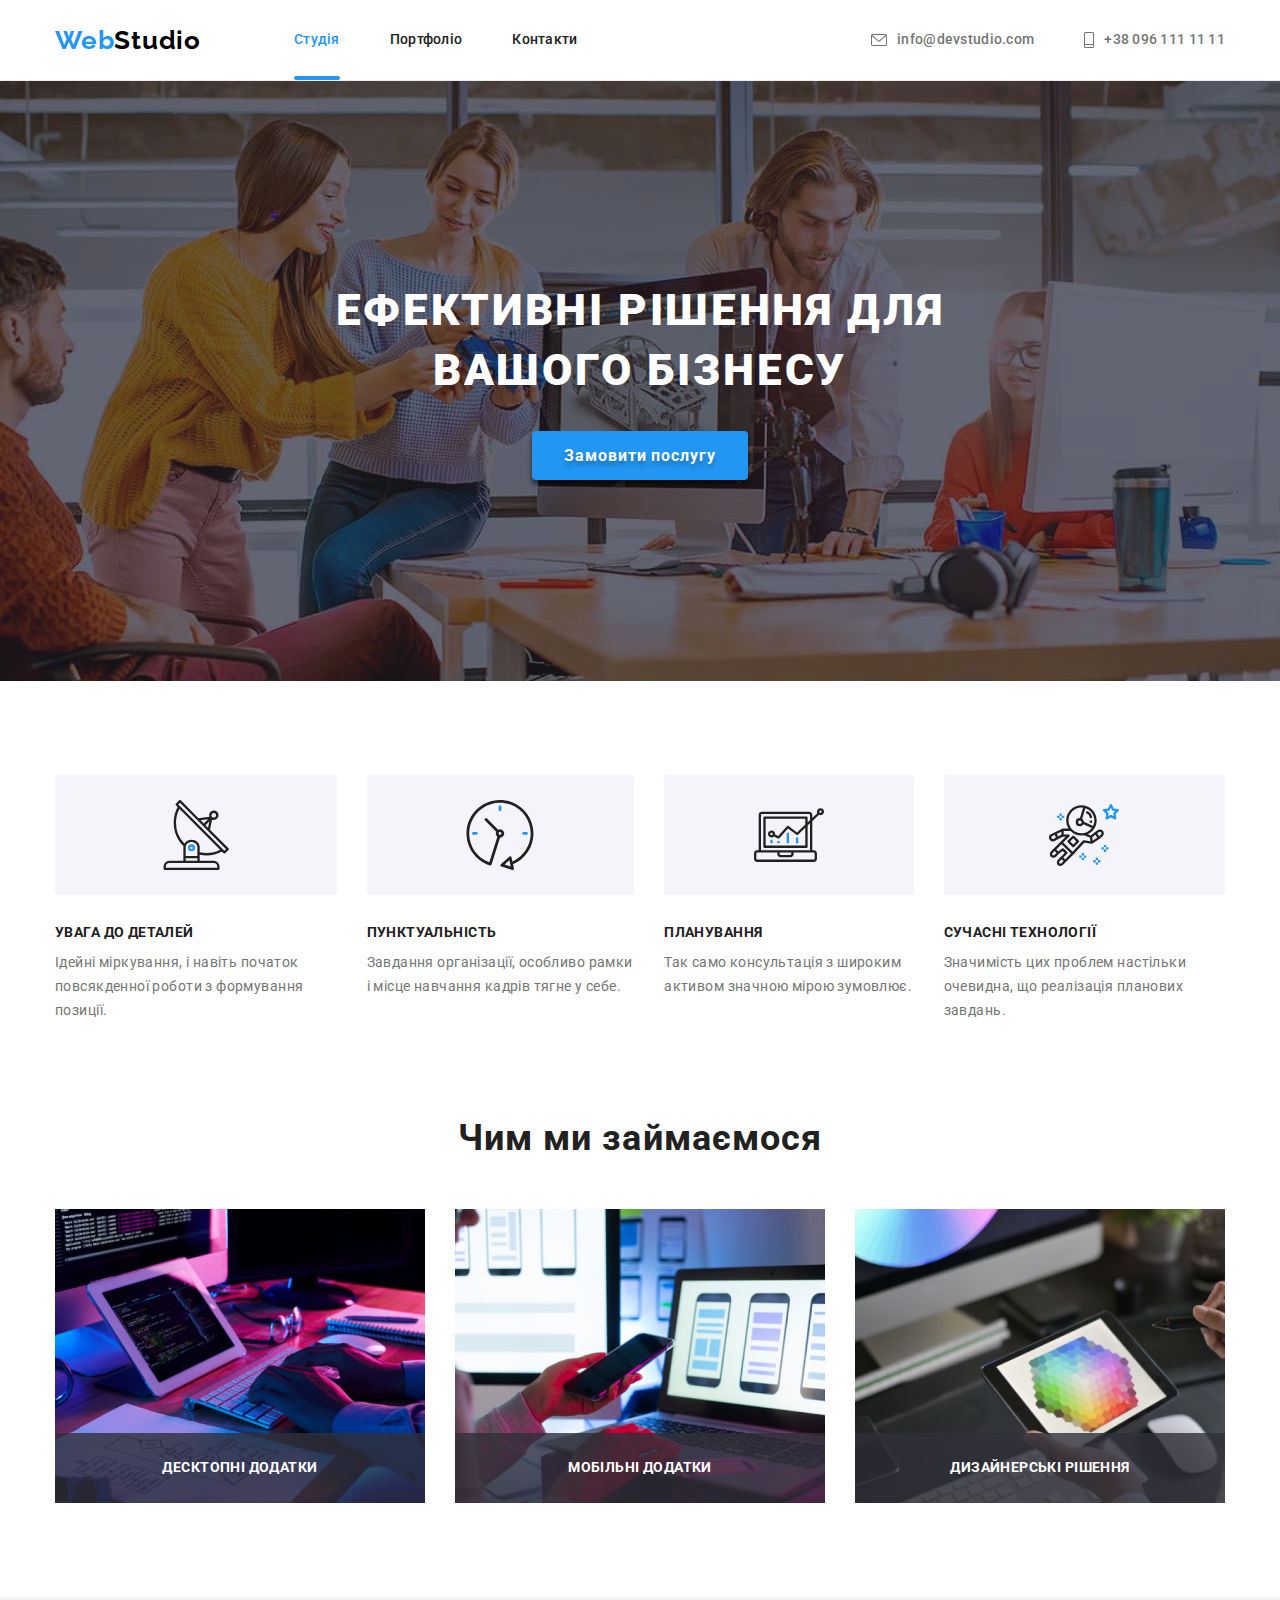
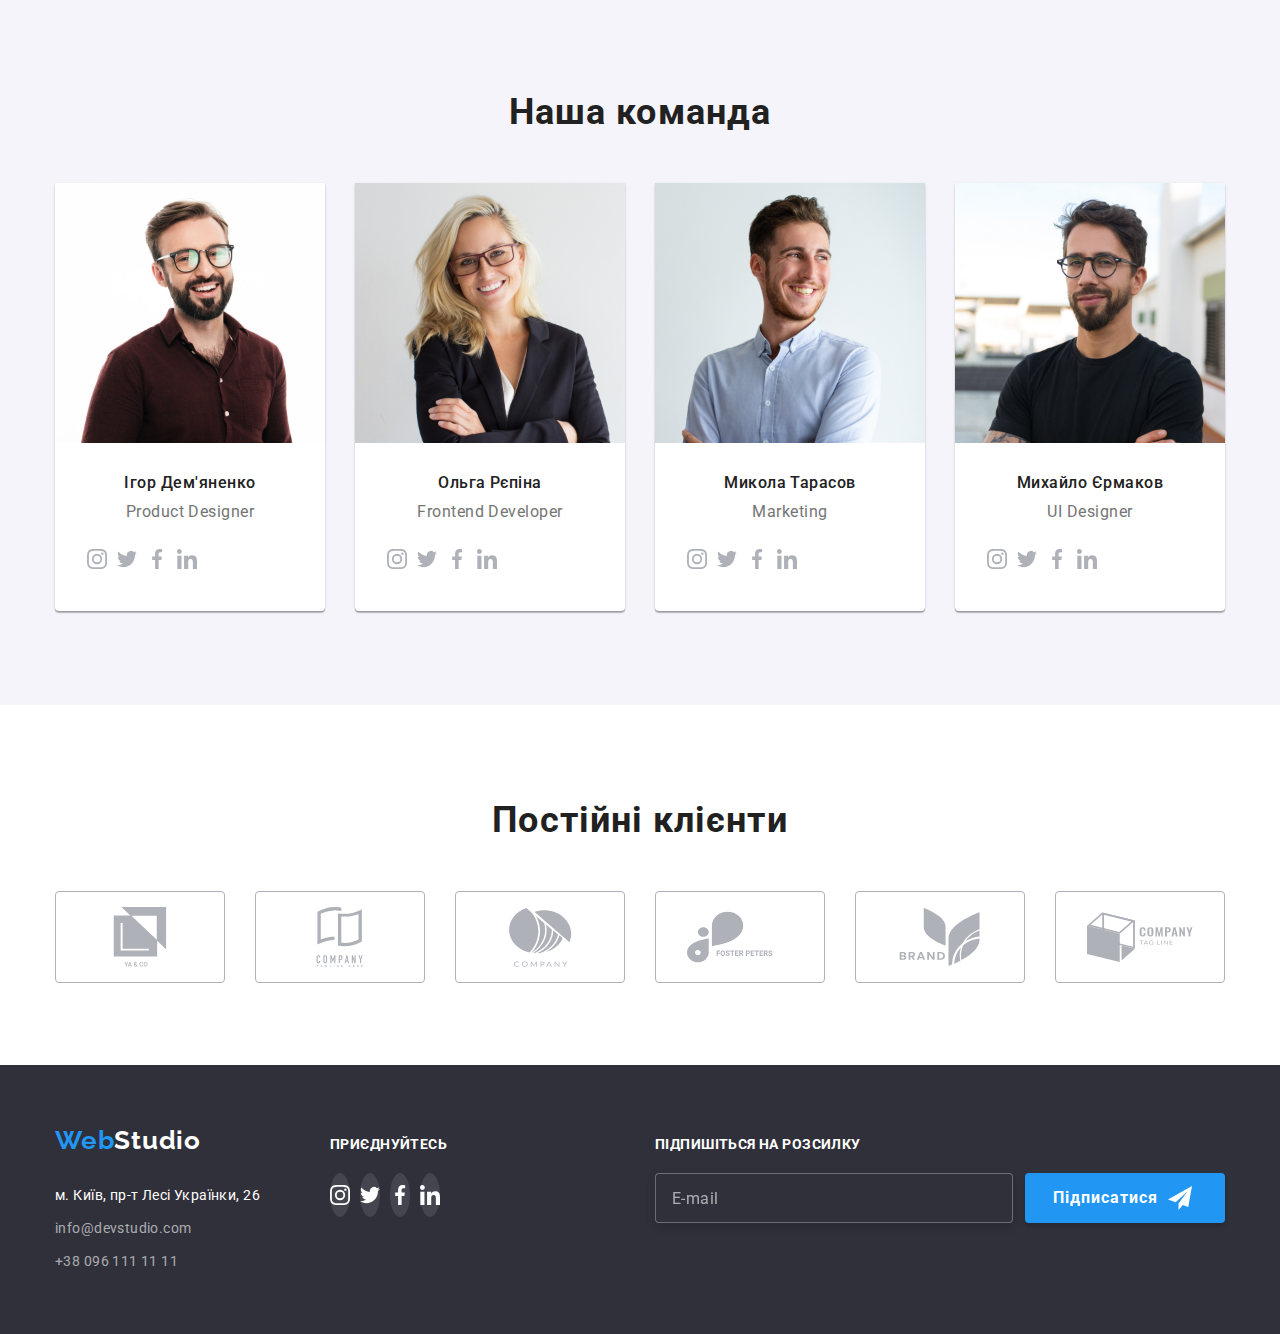
<file: index.html>
<!DOCTYPE html>
<html lang="uk">
  <head>
    <meta charset="UTF-8" />
    <meta http-equiv="X-UA-Compatible" content="IE=edge" />
    <meta name="viewport" content="width=device-width, initial-scale=1.0" />
    <link rel="preconnect" href="https://fonts.googleapis.com" />
    <link rel="preconnect" href="https://fonts.gstatic.com" crossorigin />
    <link
      href="https://fonts.googleapis.com/css2?family=Raleway:wght@700&family=Roboto:wght@400;500;700;900&display=swap"
      rel="stylesheet"
    />
    <link
      rel="stylesheet"
      href="https://cdnjs.cloudflare.com/ajax/libs/modern-normalize/1.1.0/modern-normalize.min.css"
    />
    <title lang="en">WebStudio</title>
    <link rel="stylesheet" href="./css/styles.css" />
  </head>
  <body>
    <!--Шапка-->
    <header class="page-header">
      <div class="container">
        <nav class="site-nav">
          <a href="./index.html" class="logo item"
            >Web<span class="logo-header">Studio</span></a
          >
          <ul class="nav-list">
            <li class="item">
              <a class="link current" href="#">Студія</a>
            </li>
            <li class="item">
              <a class="link" href="./portfolio.html">Портфоліо</a>
            </li>
            <li class="item">
              <a class="link" href="#">Контакти</a>
            </li>
          </ul>
        </nav>
        <ul class="header-contacts">
          <li class="item">
            <a class="link contacts" href="mailto:info@devstudio.com">
              <svg class="contacts-icon mail">
                <use href="./images/icons.svg#icon-mail"></use></svg
              >info@devstudio.com</a
            >
          </li>
          <li class="item">
            <a class="link contacts" href="tel:+380961111111">
              <svg class="contacts-icon tel">
                <use href="./images/icons.svg#icon-tel"></use></svg
              >+38 096 111 11 11</a
            >
          </li>
        </ul>
      </div>
    </header>
    <main>
      <!--Герой-->
      <section class="hero">
        <h1 class="hero-title">
          Ефективні рішення для <br />
          вашого бізнесу
        </h1>
        <button class="hero-button" type="button" data-modal-open>
          Замовити послугу
        </button>
      </section>
      <!--Особливості h2-->
      <div class="specials">
        <section class="container">
          <ul class="specials-list">
            <li class="specials-item">
              <div class="place-icon">
                <svg class="specials-icon">
                  <use href="./images/icons.svg#icon-antena"></use>
                </svg>
              </div>
              <h3 class="specials-title">УВАГА ДО ДЕТАЛЕЙ</h3>
              <p class="specials-text">
                Ідейні міркування, і навіть початок повсякденної роботи з
                формування позиції.
              </p>
            </li>
            <li class="specials-item">
              <div class="place-icon">
                <svg class="specials-icon">
                  <use href="./images/icons.svg#icon-clock"></use>
                </svg>
              </div>
              <h3 class="specials-title">ПУНКТУАЛЬНІСТЬ</h3>
              <p class="specials-text">
                Завдання організації, особливо рамки і місце навчання кадрів
                тягне у себе.
              </p>
            </li>
            <li class="specials-item">
              <div class="place-icon">
                <svg class="specials-icon">
                  <use href="./images/icons.svg#icon-diagram"></use>
                </svg>
              </div>
              <h3 class="specials-title">ПЛАНУВАННЯ</h3>
              <p class="specials-text">
                Так само консультація з широким активом значною мірою зумовлює.
              </p>
            </li>
            <li class="specials-item">
              <div class="place-icon">
                <svg class="specials-icon">
                  <use href="./images/icons.svg#icon-astronaut"></use>
                </svg>
              </div>
              <h3 class="specials-title">СУЧАСНІ ТЕХНОЛОГІЇ</h3>
              <p class="specials-text">
                Значимість цих проблем настільки очевидна, що реалізація
                планових завдань.
              </p>
            </li>
          </ul>
        </section>
      </div>
      <!--Послуги-->
      <section class="service">
        <div class="container">
          <h2 class="section-title">Чим ми займаємося</h2>
          <ul class="service-item">
            <li class="service-card">
              <div class="label-thumb">
                <img
                  src="./images/box1.jpg"
                  alt="фото послуги 1"
                  width="370"
                  height="294"
                />
                <h3 class="label-title">Десктопні додатки</h3>
              </div>
            </li>
            <li class="service-card">
              <div class="label-thumb">
                <img
                  class="service-foto"
                  src="./images/box2.jpg"
                  alt="фото послуги 2"
                  width="370"
                  height="294"
                />
                <h3 class="label-title">Мобільні додатки</h3>
              </div>
            </li>
            <li class="service-card">
              <div class="label-thumb">
                <img
                  src="./images/box3.jpg"
                  alt="фото послуги 3"
                  width="370"
                  height="294"
                />
                <div class="label">
                  <h3 class="label-title">Дизайнерські рішення</h3>
                </div>
              </div>
            </li>
          </ul>
        </div>
      </section>
      <!--Команда-->
      <section class="komand">
        <div class="container">
          <h2 class="section-title">Наша команда</h2>
          <ul class="komand-list">
            <li class="komand-card">
              <img
                class="komand-foto"
                src="./images/foto1.jpg"
                alt="фото продакт дизайнера"
                width="270"
                height="260"
              />
              <div class="komand-information">
                <h3 class="komand-title">Ігор Дем'яненко</h3>
                <p class="komand-text" lang="en">Product Designer</p>
                <ul class="social-list">
                  <li class="social-card">
                    <a
                      class="social-link"
                      aria-label="іконка Інстаграм"
                      href="#"
                    >
                      <svg class="social-icon" width="20" height="20">
                        <use href="./images/icons.svg#icon-instagram"></use>
                      </svg>
                    </a>
                  </li>
                  <li class="social-card">
                    <a class="social-link" aria-label="іконка Твіттер" href="#">
                      <svg class="social-icon" width="20" height="20">
                        <use href="./images/icons.svg#icon-twitter"></use>
                      </svg>
                    </a>
                  </li>
                  <li class="social-card">
                    <a class="social-link" aria-label="іконка Фейсбук" href="#">
                      <svg class="social-icon" width="20" height="20">
                        <use href="./images/icons.svg#icon-facebook"></use>
                      </svg>
                    </a>
                  </li>
                  <li class="social-card">
                    <a
                      class="social-link"
                      aria-label="іконка Лінкедін"
                      href="#"
                    >
                      <svg class="social-icon" width="20" height="20">
                        <use href="./images/icons.svg#icon-linkedin"></use>
                      </svg>
                    </a>
                  </li>
                </ul>
              </div>
            </li>
            <li class="komand-card">
              <img
                class="komand-foto"
                src="./images/foto2.jpg"
                alt="фото фронт енд розробника"
                width="270"
                height="260"
              />
              <div class="komand-information">
                <h3 class="komand-title">Ольга Рєпіна</h3>
                <p class="komand-text" lang="en">Frontend Developer</p>
                <ul class="social-list">
                  <li class="social-card">
                    <a
                      class="social-link"
                      aria-label="іконка Інстаграм"
                      href="#"
                    >
                      <svg class="social-icon" width="20" height="20">
                        <use href="./images/icons.svg#icon-instagram"></use>
                      </svg>
                    </a>
                  </li>
                  <li class="social-card">
                    <a class="social-link" aria-label="іконка Твіттер" href="#">
                      <svg class="social-icon" width="20" height="20">
                        <use href="./images/icons.svg#icon-twitter"></use>
                      </svg>
                    </a>
                  </li>
                  <li class="social-card">
                    <a class="social-link" aria-label="іконка Фейсбук" href="#">
                      <svg class="social-icon" width="20" height="20">
                        <use href="./images/icons.svg#icon-facebook"></use>
                      </svg>
                    </a>
                  </li>
                  <li class="social-card">
                    <a
                      class="social-link"
                      aria-label="іконка Лінкедін"
                      href="#"
                    >
                      <svg class="social-icon" width="20" height="20">
                        <use href="./images/icons.svg#icon-linkedin"></use>
                      </svg>
                    </a>
                  </li>
                </ul>
              </div>
            </li>
            <li class="komand-card">
              <img
                class="komand-foto"
                src="./images/foto3.jpg"
                alt="фото маркетолога"
                width="270"
                height="260"
              />
              <div class="komand-information">
                <h3 class="komand-title">Микола Тарасов</h3>
                <p class="komand-text" lang="en">Marketing</p>
                <ul class="social-list">
                  <li class="social-card">
                    <a
                      class="social-link"
                      aria-label="іконка Інстаграм"
                      href="#"
                    >
                      <svg class="social-icon" width="20" height="20">
                        <use href="./images/icons.svg#icon-instagram"></use>
                      </svg>
                    </a>
                  </li>
                  <li class="social-card">
                    <a class="social-link" aria-label="іконка Твіттер" href="#">
                      <svg class="social-icon" width="20" height="20">
                        <use href="./images/icons.svg#icon-twitter"></use>
                      </svg>
                    </a>
                  </li>
                  <li class="social-card">
                    <a class="social-link" aria-label="іконка Фейсбук" href="#">
                      <svg class="social-icon" width="20" height="20">
                        <use href="./images/icons.svg#icon-facebook"></use>
                      </svg>
                    </a>
                  </li>
                  <li class="social-card">
                    <a
                      class="social-link"
                      aria-label="іконка Лінкедін"
                      href="#"
                    >
                      <svg class="social-icon" width="20" height="20">
                        <use href="./images/icons.svg#icon-linkedin"></use>
                      </svg>
                    </a>
                  </li>
                </ul>
              </div>
            </li>
            <li class="komand-card">
              <img
                class="komand-foto"
                src="./images/foto4.jpg"
                alt="фото дизайнера інтерфейсу"
                width="270"
                height="260"
              />
              <div class="komand-information">
                <h3 class="komand-title">Михайло Єрмаков</h3>
                <p class="komand-text" lang="en">UI Designer</p>
                <ul class="social-list">
                  <li class="social-card">
                    <a
                      class="social-link"
                      aria-label="іконка Інстаграм"
                      href="#"
                    >
                      <svg class="social-icon" width="20" height="20">
                        <use href="./images/icons.svg#icon-instagram"></use>
                      </svg>
                    </a>
                  </li>
                  <li class="social-card">
                    <a class="social-link" aria-label="іконка Твіттер" href="#">
                      <svg class="social-icon" width="20" height="20">
                        <use href="./images/icons.svg#icon-twitter"></use>
                      </svg>
                    </a>
                  </li>
                  <li class="social-card">
                    <a class="social-link" aria-label="іконка Фейсбук" href="#">
                      <svg class="social-icon" width="20" height="20">
                        <use href="./images/icons.svg#icon-facebook"></use>
                      </svg>
                    </a>
                  </li>
                  <li class="social-card">
                    <a
                      class="social-link"
                      aria-label="іконка Лінкедін"
                      href="#"
                    >
                      <svg class="social-icon" width="20" height="20">
                        <use href="./images/icons.svg#icon-linkedin"></use>
                      </svg>
                    </a>
                  </li>
                </ul>
              </div>
            </li>
          </ul>
        </div>
      </section>
      <!--Постійні клієнти-->
      <section class="сlients">
        <div class="container">
          <h2 class="section-title">Постійні клієнти</h2>
          <ul class="clients-list">
            <li class="сlients-card">
              <a class="clients-link" href="#">
                <svg class="clients-icon">
                  <use href="./images/icons.svg#icon-group1"></use>
                </svg>
              </a>
            </li>
            <li class="сlients-card">
              <a class="clients-link" href="#">
                <svg class="clients-icon">
                  <use href="./images/icons.svg#icon-group2"></use>
                </svg>
              </a>
            </li>
            <li class="сlients-card">
              <a class="clients-link" href="#">
                <svg class="clients-icon">
                  <use href="./images/icons.svg#icon-group3"></use>
                </svg>
              </a>
            </li>
            <li class="сlients-card">
              <a class="clients-link" href="#">
                <svg class="clients-icon">
                  <use href="./images/icons.svg#icon-group4"></use>
                </svg>
              </a>
            </li>
            <li class="сlients-card">
              <a class="clients-link" href="#">
                <svg class="clients-icon">
                  <use href="./images/icons.svg#icon-group5"></use>
                </svg>
              </a>
            </li>
            <li class="сlients-card">
              <a class="clients-link" href="#">
                <svg class="clients-icon">
                  <use href="./images/icons.svg#icon-group6"></use>
                </svg>
              </a>
            </li>
          </ul>
        </div>
      </section>
    </main>
    <footer class="footer">
      <div class="container">
        <!--Підвал-->
        <div class="box-footer">
          <a class="logo" href="./index.html"
            >Web<span class="logo-footer">Studio</span></a
          >
          <address>
            <ul>
              <li class="footer-list">
                <a
                  class="address"
                  href="https://goo.gl/maps/ZH45Ejz193mU29eU7"
                  target="_blank"
                  >м. Київ, пр-т Лесі Українки, 26</a
                >
              </li>
              <li class="footer-list">
                <a
                  class="address footer-contacts"
                  href="mailto:info@devstudio.com"
                  >info@devstudio.com</a
                >
              </li>
              <li class="footer-list">
                <a class="address footer-contacts" href="tel:+380961111111"
                  >+38 096 111 11 11</a
                >
              </li>
            </ul>
          </address>
        </div>
        <div class="social-footer">
          <h3 class="specials-title">приєднуйтесь</h3>
          <ul class="social-list footer-list">
            <li class="social-card">
              <a
                class="social-link footer-link"
                aria-label="іконка Інстаграм"
                href="#"
              >
                <svg class="social-icon" width="20" height="20">
                  <use href="./images/icons.svg#icon-instagram"></use>
                </svg>
              </a>
            </li>
            <li class="social-card">
              <a
                class="social-link footer-link"
                aria-label="іконка Твіттер"
                href="#"
              >
                <svg class="social-icon" width="20" height="20">
                  <use href="./images/icons.svg#icon-twitter"></use>
                </svg>
              </a>
            </li>
            <li class="social-card">
              <a
                class="social-link footer-link"
                aria-label="іконка Фейсбук"
                href="#"
              >
                <svg class="social-icon" width="20" height="20">
                  <use href="./images/icons.svg#icon-facebook"></use>
                </svg>
              </a>
            </li>
            <li class="social-card">
              <a
                class="social-link footer-link"
                aria-label="іконка Лінкедін"
                href="#"
              >
                <svg class="social-icon" width="20" height="20">
                  <use href="./images/icons.svg#icon-linkedin"></use>
                </svg>
              </a>
            </li>
          </ul>
        </div>
        <div class="mail-input">
          <h3 class="specials-title">Підпишіться на розсилку</h3>
          <form>
            <div class="footer-form">
              <input
                class="footer-input"
                type="email"
                name="email"
                placeholder="E-mail"
              />
              <button class="sending-btn" type="submit">
                Підписатися
                <svg class="sending-icon" width="24" height="24">
                  <use href="./images/icons.svg#icon-send"></use>
                </svg>
              </button>
            </div>
          </form>
        </div>
      </div>
    </footer>
    <div class="backdrop is-hidden" data-modal>
      <div class="modal">
        <div class="modal-container">
          <button class="btn-close-modal" type="button" data-modal-close>
            <svg class="modal-icon" width="18" height="18">
              <use href="./images/icons.svg#icon-close"></use>
            </svg>
          </button>
          <h2 class="modal-title">Залиште свої дані, ми вам передзвонимо</h2>
          <form name="contact-form" autocomplete="on" novalidate>
            <label class="form-field-label" for="user-name">Ім'я</label>
            <div class="form-field">
              <input
                class="form-field-input"
                id="user-name"
                type="text"
                name="user-name"
                autofocus
              />
              <svg class="form-field-icon" width="18" height="18">
                <use href="./images/icons.svg#icon-person-black"></use>
              </svg>
            </div>
            <label class="form-field-label" for="user-tel">Телефон</label>
            <div class="form-field">
              <input
                class="form-field-input"
                id="user-tel"
                type="tel"
                name="user-tel"
              />
              <svg class="form-field-icon" width="18" height="18">
                <use href="./images/icons.svg#icon-phone-black"></use>
              </svg>
            </div>
            <label class="form-field-label" for="user-email">Пошта</label>
            <div class="form-field">
              <input
                class="form-field-input"
                id="user-email"
                type="email"
                name="user-email"
              />
              <svg class="form-field-icon" width="18" height="18">
                <use href="./images/icons.svg#icon-email-black"></use>
              </svg>
            </div>
            <label class="form-field-label" for="user-comment">Коментар</label>
            <textarea
              class="form-field-textarea"
              name="user-comment"
              id="user-comment"
              placeholder="Введіть текст"
            ></textarea>

            <div class="checkbox form-checkbox">
              <input
                class="checkbox-input"
                id="contract-checkbox"
                type="checkbox"
                name="contract-checkbox"
              />
              <svg class="checkbox-icon" width="16" height="15">
                <use href="./images/icons.svg#icon-check"></use>
              </svg>
              <label class="checkbox-label" for="contract-checkbox">
                Погоджуюся з розсилкою та приймаю
                <a class="link-contract" href="#">Умови договору</a></label
              >
            </div>
            <button class="sending-btn form-btn" type="submit">
              Відправити
            </button>
          </form>
        </div>
      </div>
    </div>
    <script src="./js/modal.js"></script>
  </body>
</html>
</file>
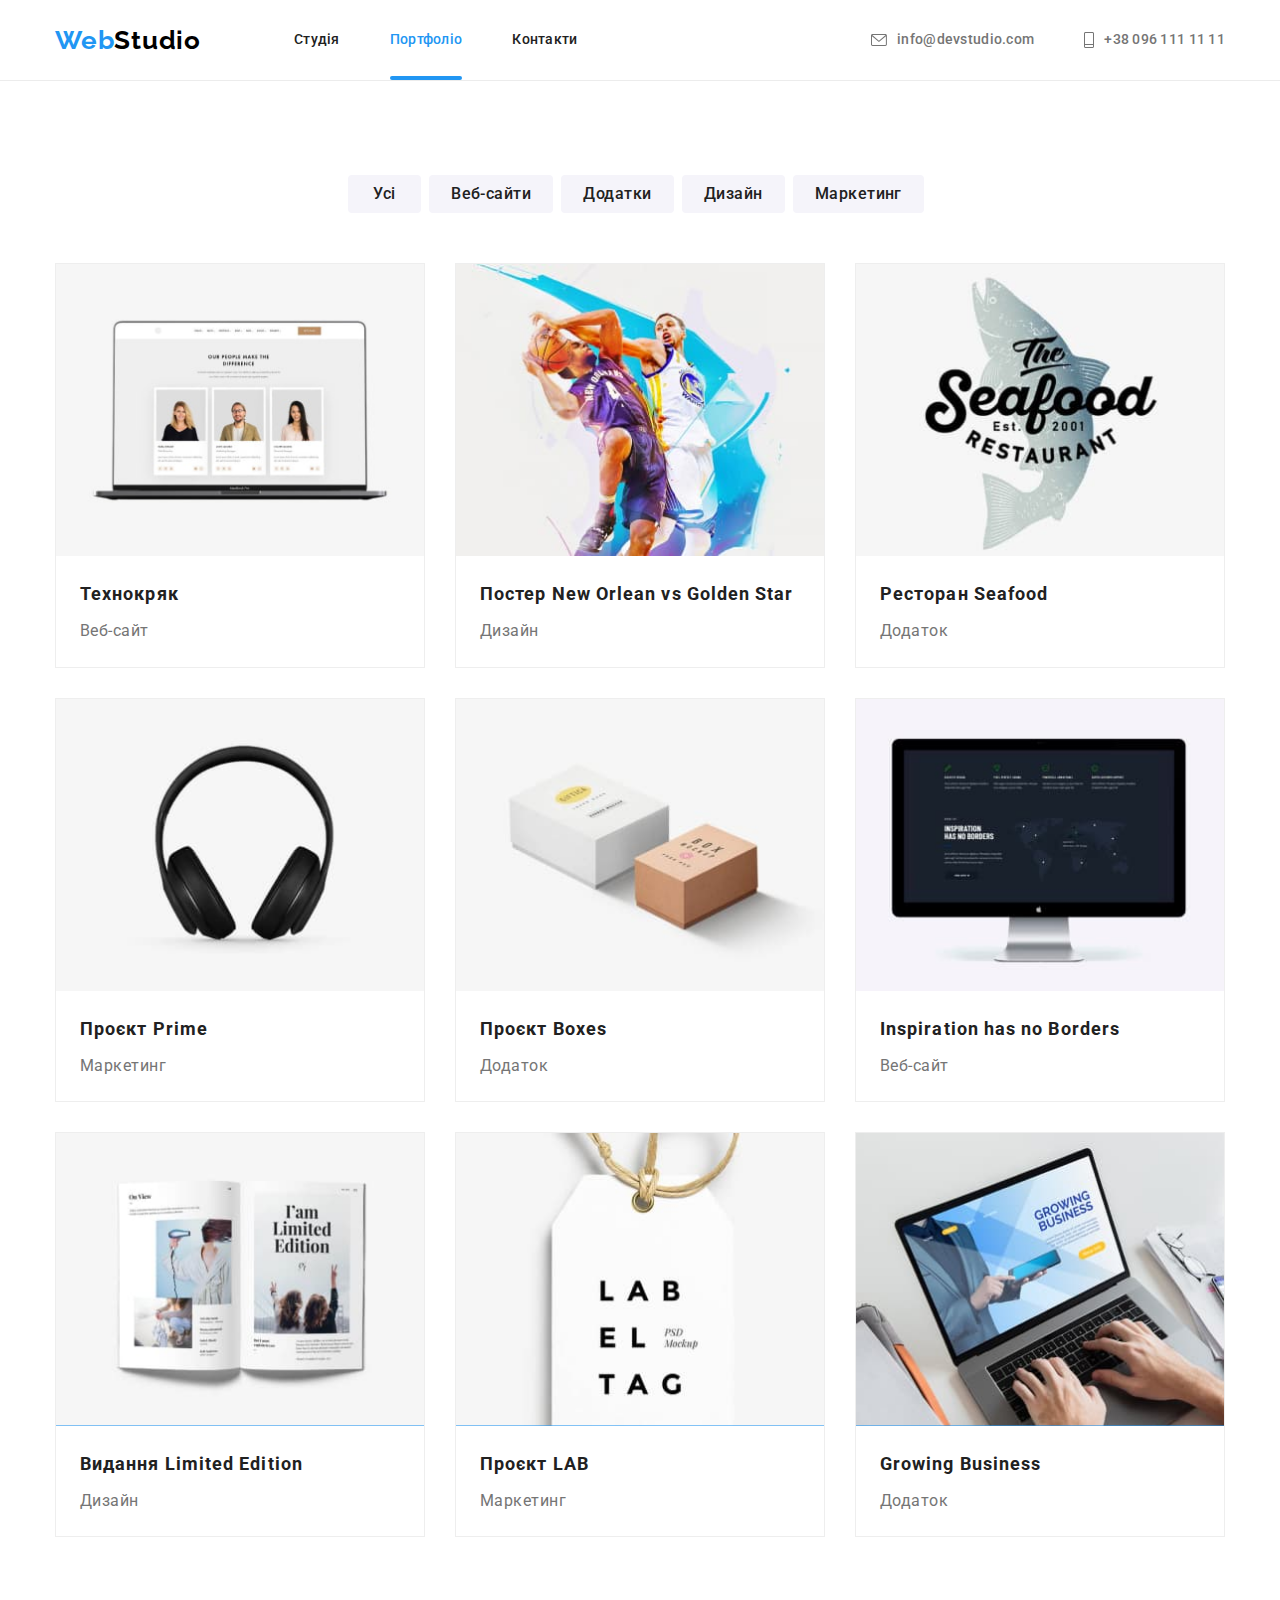
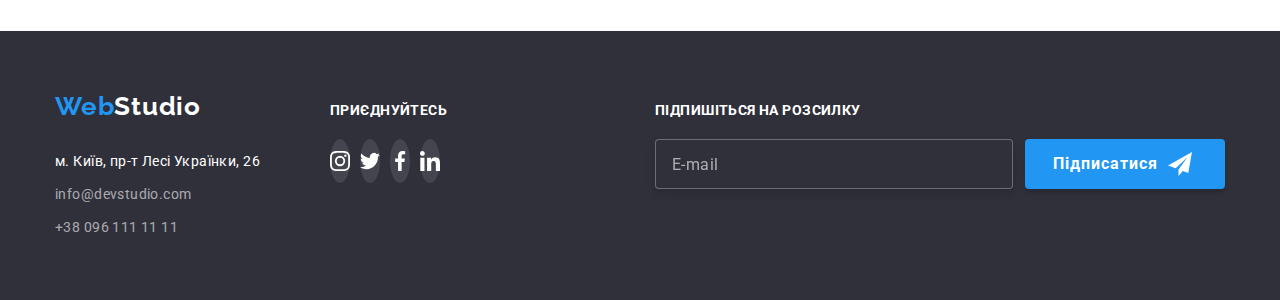
<file: portfolio.html>
<!DOCTYPE html>
<html lang="uk">
  <head>
    <meta charset="UTF-8" />
    <meta http-equiv="X-UA-Compatible" content="IE=edge" />
    <meta name="viewport" content="width=device-width, initial-scale=1.0" />
    <link rel="preconnect" href="https://fonts.googleapis.com" />
    <link rel="preconnect" href="https://fonts.gstatic.com" crossorigin />
    <link
      href="https://fonts.googleapis.com/css2?family=Raleway:wght@700&family=Roboto:wght@400;500;700;900&display=swap"
      rel="stylesheet"
    />
    <link
      rel="stylesheet"
      href="https://cdnjs.cloudflare.com/ajax/libs/modern-normalize/1.1.0/modern-normalize.min.css"
    />
    <title lang="en">WebStudio</title>
    <link rel="stylesheet" href="./css/styles.css" />
  </head>
  <body>
    <!--Шапка-->
    <header class="page-header">
      <div class="container">
        <nav class="site-nav">
          <a href="./index.html" class="logo item"
            >Web<span class="logo-header">Studio</span></a
          >
          <ul class="nav-list">
            <li class="item">
              <a class="link" href="./index.html">Студія</a>
            </li>
            <li class="item">
              <a class="link current" href="#">Портфоліо</a>
            </li>
            <li class="item">
              <a class="link" href="#">Контакти</a>
            </li>
          </ul>
        </nav>
        <ul class="header-contacts">
          <li class="item">
            <a class="link contacts" href="mailto:info@devstudio.com">
              <svg class="contacts-icon mail">
                <use href="./images/icons.svg#icon-mail"></use></svg
              >info@devstudio.com</a
            >
          </li>
          <li class="item">
            <a class="link contacts" href="tel:+380961111111">
              <svg class="contacts-icon tel">
                <use href="./images/icons.svg#icon-tel"></use></svg
              >+38 096 111 11 11</a
            >
          </li>
        </ul>
      </div>
    </header>
    <main>
      <!--<h1>Портфоліо</h1>-->
      <div class="portfolio">
        <section class="container">
          <ul class="portfolio-nav">
            <li class="portfolio-list">
              <button class="portfolio-btn" type="button">Усі</button>
            </li>
            <li class="portfolio-list">
              <button class="portfolio-btn" type="button">Веб-сайти</button>
            </li>
            <li class="portfolio-list">
              <button class="portfolio-btn" type="button">Додатки</button>
            </li>
            <li class="portfolio-list">
              <button class="portfolio-btn" type="button">Дизайн</button>
            </li>
            <li class="portfolio-list">
              <button class="portfolio-btn" type="button">Маркетинг</button>
            </li>
          </ul>
          <!--<h2>Проекти</h2>-->
          <ul class="project-container">
            <li class="project-element">
              <a class="project-link" href="#">
                <div class="overlay-thumb">
                  <img
                    src="./images/tehnokriak1.jpg"
                    alt="проект технокряк"
                    width="370"
                    height="294"
                  />
                  <div class="overlay-informatoin">
                    <p class="text-overlay">
                      Ресурс пропонує комплексні пропозиції з різним рівнем
                      функціоналу та сервісів. Все це дозволить відвідувачу
                      отримати вичерпні відомості про компанію чи приватну
                      особу.
                    </p>
                  </div>
                </div>
                <div class="project-informatoin">
                  <h3 class="project-title">Технокряк</h3>
                  <p class="project-text">Веб-сайт</p>
                </div>
              </a>
            </li>
            <li class="project-element">
              <a class="project-link" href="#">
                <div class="overlay-thumb">
                  <img
                    src="./images/poster2.jpg"
                    alt="проект постера"
                    width="370"
                    height="294"
                  />
                  <div class="overlay-informatoin">
                    <p class="text-overlay">
                      Ресурс пропонує комплексні пропозиції з різним рівнем
                      функціоналу та сервісів. Все це дозволить відвідувачу
                      отримати вичерпні відомості про компанію чи приватну
                      особу.
                    </p>
                  </div>
                </div>
                <div class="project-informatoin">
                  <h3 class="project-title">
                    Постер New Orlean vs Golden Star
                  </h3>
                  <p class="project-text">Дизайн</p>
                </div>
              </a>
            </li>
            <li class="project-element">
              <a class="project-link" href="#">
                <div class="overlay-thumb">
                  <img
                    src="./images/restoran3.jpg"
                    alt="проект додатку ресторана"
                    width="370"
                    height="294"
                  />
                  <div class="overlay-informatoin">
                    <p class="text-overlay">
                      Ресурс пропонує комплексні пропозиції з різним рівнем
                      функціоналу та сервісів. Все це дозволить відвідувачу
                      отримати вичерпні відомості про компанію чи приватну
                      особу.
                    </p>
                  </div>
                </div>
                <div class="project-informatoin">
                  <h3 class="project-title">Ресторан Seafood</h3>
                  <p class="project-text">Додаток</p>
                </div>
              </a>
            </li>
            <li class="project-element">
              <a class="project-link" href="#">
                <div class="overlay-thumb">
                  <img
                    src="./images/projekt_prime4.jpg"
                    alt="проект прайм"
                    width="370"
                    height="294"
                  />
                  <div class="overlay-informatoin">
                    <p class="text-overlay">
                      Ресурс пропонує комплексні пропозиції з різним рівнем
                      функціоналу та сервісів. Все це дозволить відвідувачу
                      отримати вичерпні відомості про компанію чи приватну
                      особу.
                    </p>
                  </div>
                </div>
                <div class="project-informatoin">
                  <h3 class="project-title">Проєкт Prime</h3>
                  <p class="project-text">Маркетинг</p>
                </div>
              </a>
            </li>
            <li class="project-element">
              <a class="project-link" href="#">
                <div class="overlay-thumb">
                  <img
                    src="./images/projekt_boxes5.jpg"
                    alt="проект boxes"
                    width="370"
                    height="294"
                  />
                  <div class="overlay-informatoin">
                    <p class="text-overlay">
                      Ресурс пропонує комплексні пропозиції з різним рівнем
                      функціоналу та сервісів. Все це дозволить відвідувачу
                      отримати вичерпні відомості про компанію чи приватну
                      особу.
                    </p>
                  </div>
                </div>
                <div class="project-informatoin">
                  <h3 class="project-title">Проєкт Boxes</h3>
                  <p class="project-text">Додаток</p>
                </div>
              </a>
            </li>
            <li class="project-element">
              <a class="project-link" href="#">
                <div class="overlay-thumb">
                  <img
                    src="./images/inspiration6.jpg"
                    alt="проект веб-сайту"
                    width="370"
                    height="294"
                  />
                  <div class="overlay-informatoin">
                    <p class="text-overlay">
                      Ресурс пропонує комплексні пропозиції з різним рівнем
                      функціоналу та сервісів. Все це дозволить відвідувачу
                      отримати вичерпні відомості про компанію чи приватну
                      особу.
                    </p>
                  </div>
                </div>
                <div class="project-informatoin">
                  <h3 class="project-title">Inspiration has no Borders</h3>
                  <p class="project-text">Веб-сайт</p>
                </div>
              </a>
            </li>
            <li class="project-element">
              <a class="project-link" href="#">
                <div class="overlay-thumb">
                  <img
                    src="./images/vydann7.jpg"
                    alt="проект журналу"
                    width="370"
                    height="294"
                  />
                  <div class="overlay-informatoin">
                    <p class="text-overlay">
                      Ресурс пропонує комплексні пропозиції з різним рівнем
                      функціоналу та сервісів. Все це дозволить відвідувачу
                      отримати вичерпні відомості про компанію чи приватну
                      особу.
                    </p>
                  </div>
                </div>
                <div class="project-informatoin">
                  <h3 class="project-title">Видання Limited Edition</h3>
                  <p class="project-text">Дизайн</p>
                </div>
              </a>
            </li>
            <li class="project-element">
              <a class="project-link" href="#">
                <div class="overlay-thumb">
                  <img
                    src="./images/project_lab8.jpg"
                    alt="проект ЛАБ"
                    width="370"
                    height="294"
                  />
                  <div class="overlay-informatoin">
                    <p class="text-overlay">
                      Ресурс пропонує комплексні пропозиції з різним рівнем
                      функціоналу та сервісів. Все це дозволить відвідувачу
                      отримати вичерпні відомості про компанію чи приватну
                      особу.
                    </p>
                  </div>
                </div>
                <div class="project-informatoin">
                  <h3 class="project-title">Проєкт LAB</h3>
                  <p class="project-text">Маркетинг</p>
                </div>
              </a>
            </li>
            <li class="project-element">
              <a class="project-link" href="#">
                <div class="overlay-thumb">
                  <img
                    src="./images/groving9.jpg"
                    alt="проект зростаючий бізнес"
                    width="370"
                    height="294"
                  />
                  <div class="overlay-informatoin">
                    <p class="text-overlay">
                      Ресурс пропонує комплексні пропозиції з різним рівнем
                      функціоналу та сервісів. Все це дозволить відвідувачу
                      отримати вичерпні відомості про компанію чи приватну
                      особу.
                    </p>
                  </div>
                </div>
                <div class="project-informatoin">
                  <h3 class="project-title">Growing Business</h3>
                  <p class="project-text">Додаток</p>
                </div>
              </a>
            </li>
          </ul>
        </section>
      </div>
    </main>
    <footer class="footer">
      <div class="container">
        <!--Підвал-->
        <div class="box-footer">
          <a class="logo" href="./index.html"
            >Web<span class="logo-footer">Studio</span></a
          >
          <address>
            <ul>
              <li class="footer-list">
                <a
                  class="address"
                  href="https://goo.gl/maps/ZH45Ejz193mU29eU7"
                  target="_blank"
                  >м. Київ, пр-т Лесі Українки, 26</a
                >
              </li>
              <li class="footer-list">
                <a
                  class="address footer-contacts"
                  href="mailto:info@devstudio.com"
                  >info@devstudio.com</a
                >
              </li>
              <li class="footer-list">
                <a class="address footer-contacts" href="tel:+380961111111"
                  >+38 096 111 11 11</a
                >
              </li>
            </ul>
          </address>
        </div>
        <div class="social-footer">
          <h3 class="specials-title">приєднуйтесь</h3>
          <ul class="social-list footer-list">
            <li class="social-card">
              <a
                class="social-link footer-link"
                aria-label="іконка Інстаграм"
                href="#"
              >
                <svg class="social-icon" width="20" height="20">
                  <use href="./images/icons.svg#icon-instagram"></use>
                </svg>
              </a>
            </li>
            <li class="social-card">
              <a
                class="social-link footer-link"
                aria-label="іконка Твіттер"
                href="#"
              >
                <svg class="social-icon" width="20" height="20">
                  <use href="./images/icons.svg#icon-twitter"></use>
                </svg>
              </a>
            </li>
            <li class="social-card">
              <a
                class="social-link footer-link"
                aria-label="іконка Фейсбук"
                href="#"
              >
                <svg class="social-icon" width="20" height="20">
                  <use href="./images/icons.svg#icon-facebook"></use>
                </svg>
              </a>
            </li>
            <li class="social-card">
              <a
                class="social-link footer-link"
                aria-label="іконка Лінкедін"
                href="#"
              >
                <svg class="social-icon" width="20" height="20">
                  <use href="./images/icons.svg#icon-linkedin"></use>
                </svg>
              </a>
            </li>
          </ul>
        </div>
        <div class="mail-input">
          <h3 class="specials-title">Підпишіться на розсилку</h3>
          <form class="footer-form">
            <input
              class="footer-input"
              type="email"
              name="email"
              placeholder="E-mail"
            />
            <button class="sending-btn" type="submit">
              Підписатися
              <svg class="sending-icon" width="24" height="24">
                <use href="./images/icons.svg#icon-send"></use>
              </svg>
            </button>
          </form>
        </div>
      </div>
    </footer>
  </body>
</html>
</file>
<file: css/styles.css>
/*колір основного тексту : #757575;*/
/*колір додаткового тексту : #212121;*/
/*колір акценту : #2196F3;*/
/*колір лого шапка : #000000;*/
/*колір білого тексту : #FFFFFF);*/
/*додатковий колір фону : #F5F4FA;*/
/*колір баннера : #2F303A; */
:root{
    --primary-text-color:  #757575;
    --title-text-color: #212121;
    --accent-color: #2196F3;
    --primary-bg-color: #F5F4FA;
    --icons-primary-color: #AFB1B8;
    --second-text-color: #FFFFFF;
    --timing-function: cubic-bezier(0.4, 0, 0.2, 1);
}

body{
background-color: #FFFFFF;
color: var(--primary-text-color);
font-family: Roboto, sans-serif;

}

h1, h2, h3, h4, h5, h6, p, ul{
padding: 0;
margin: 0;
}

.container{
width: 100%;
max-width: 1200px;
padding-left: 15px;
padding-right: 15px;
margin-left: auto;
margin-right: auto;
}
/*шапка*/
.page-header{
border-bottom: 1px solid #ECECEC;
}

.logo{
color:var(--accent-color);
font-family: 'Raleway', sans-serif;
font-weight: 700;
font-size: 26px;
line-height: 1.19;
letter-spacing: 0.03em;
}

.logo-header{
color: #000000;
}

ul{
list-style: none;
}

a{
text-decoration: none;
}

.link{
color: var(--title-text-color);
transition: color 250ms var(--timing-function);
}

.page-header .container{
display: flex;
align-items: center;
}

.site-nav{
display: flex;
}

.nav-list{
display: flex;
}

.link.contacts{
color: var(--primary-text-color);
font-weight: 500;
font-size: 14px;
line-height: 1.14;
letter-spacing: 0.02em;
display: flex;
align-items: center;

transition: color 250ms var(--timing-function);
}

.contacts-icon{
fill: currentColor;
transition: fill 250ms var(--timing-function);
}

.link:hover,
.link:focus{
color:var(--accent-color);
}

.link.current{
color: var(--accent-color);

transition: color 250ms var(--timing-function);

position: relative; /*позиціонуємо підкреслення відносно посилання*/
}

.link.current::after {
content: "";

position: absolute;
left: 0;
bottom: 0;

display: block;
width: 100%;
    /*width: 0%;    для transition width*/
height: 4px;
background-color: var(--accent-color);
border-radius: 2px; 
}
    /*opacity: 0;      повністю прозоре
    transform: scaleX(0); масштабування - вісь втиснута зсередини*/

    /*transition: opacity або width  або transform 250ms var(--timing-function);*/

/*.link.current:hover::after { анімація активного посилання через: 
    opacity: 1; не прозоре
    width: 100%;   для transition width
    transform: scaleX(1) вісь розтягується;
}*/

.nav-list .link{
display: block;
font-weight: 500;
font-size: 14px;
line-height: 1.14;
letter-spacing: 0.02em;
}

.item .link{
padding-bottom: 32px;
padding-top: 32px;
}

.nav-list .item:not(:last-child){
margin-right: 50px;
}

.logo.item{
align-self: center;
margin-right: 93px;
}

.header-contacts{
display: flex;
margin-left: auto;
}

.header-contacts .item + .item{
margin-left: 50px;
}

.header-contacts .item{
display: flex;
}

.contacts-icon{
margin-right: 10px;    
}

.contacts-icon.mail{
width: 16px;
height: 12px;
}

.contacts-icon.tel{
width: 10px;
height: 16px;
}

/*герой*/

.hero{
color: var(--second-text-color);
background-color: #2F303A;
text-align: center;
padding-top: 200px;
padding-bottom: 200px;
/*картинка героя*/
max-width: 1600px;
min-height: 600px;
margin-left: auto;
margin-right: auto;
background-image: linear-gradient(rgba(47, 48, 58, 0.4), rgba(47, 48, 58, 0.4)), url(../images/banner.jpg);
background-repeat: no-repeat;
background-position: center;
background-size: cover;
}

.hero-title{
font-weight: 900;
font-size: 44px;
line-height: 1.36;
letter-spacing: 0.06em;
text-transform: uppercase;
margin-bottom: 30px;
}

.hero-button{
display: inline-block;
border: 1px solid #000000;
border-radius: 4px;
padding: 10px 32px;
min-width: 152px;
border: none;

background-color: var(--accent-color);
color: var(--second-text-color);
box-shadow: 0px 4px 4px rgba(0, 0, 0, 0.25), 0px 4px 4px rgba(0, 0, 0, 0.25), 0px 4px 4px rgba(0, 0, 0, 0.15);
text-shadow: 0px 4px 4px rgba(0, 0, 0, 0.25);

cursor: pointer;
font-family: inherit;
font-style: normal;
font-weight: 700;
font-size: 16px;
line-height: 1.86;
align-items: center;
letter-spacing: 0.06em;

transition: background-color 250ms cubic-bezier(0.4, 0, 0.2, 1),
 box-shadow 250ms cubic-bezier(0.4, 0, 0.2, 1);
}

.hero-button:hover,
.hero-button:focus{
background-color: #188CE8;
box-shadow: 0px 4px 4px rgba(0, 0, 0, 0.15);
border-radius: 4px;
}

/*особливості*/
.specials{
padding-top: 94px;
padding-bottom: 94px;
}

.specials-list{
display: flex;
}

.place-icon{
    /*content:"";
    background-image: url("../images/antena.svg");
    background-size: contain;
    background-repeat: no-repeat;
    background-position: center;*/
display: flex;
align-items: center;
justify-content: center;
height: 120px;
margin-bottom: 30px; 
border-radius: 4px;   
background: var(--primary-bg-color);
}

.specials-icon{
width: 70px;
height: 70px;
}

/*
.specials-item:nth-child(2)::before{
    background-image: url();
}*/

.specials-item{
margin-right: 30px;
flex-basis: calc((100%-60px)/4);
}

.specials-item:last-child{
margin-right: 0;
}

.specials-title{
color: var(--title-text-color); 
margin-bottom: 10px;
font-weight: 700;
font-size: 14px;
line-height: 1.14;
text-transform: uppercase;
letter-spacing: 0.03em; 
}

.specials-text{
font-size: 14px;
line-height: 1.71;
letter-spacing: 0.03em;
}

/*послуги*/
.service{
display: flex;
padding-bottom: 94px;
}

.section-title{
color: var(--title-text-color);
font-weight: 700;
font-size: 36px;
line-height: 1.17;
text-align: center;
letter-spacing: 0.03em;
margin-bottom:  50px;
}

.service-item{
display: flex;
gap: 30px;
}

.service-card{
flex-basis: calc((100% - 60px) / 3);
}

img {
display: block;
max-width: 100%;
height: auto;
}
/*текст над картинками послуг*/
.label-thumb{
position: relative;
}

.label-title{
position: absolute;
bottom: 0; /*позиціонуємо вниз*/
width: 100%;
padding: 27px;

color: var(--second-text-color);
font-weight: 700;
font-size: 14px;
line-height: 1.14;
text-align: center;
letter-spacing: 0.03em;
text-transform: uppercase;
background-color: rgba(47, 48, 58, 0.8);
   
}

/*команда*/

.komand{
background-color: var(--primary-bg-color);
padding-top: 94px;
padding-bottom: 94px;
}

.komand-list{
display: flex;
gap: 30px;
}

.komand-card{
display: flex;
flex-basis: calc((100% - 3*30px)/4);
flex-wrap: wrap;
flex-direction: column;
background-color: #FFFFFF;
box-shadow: 0px 1px 3px rgba(0, 0, 0, 0.12), 0px 1px 1px rgba(0, 0, 0, 0.14), 0px 2px 1px rgba(0, 0, 0, 0.2);
border-radius: 0px 0px 4px 4px;
}

.komand-title{
color: var(--title-text-color);
font-weight: 500;
font-size: 16px;
line-height: 1.19;
text-align: center;
letter-spacing: 0.03em;
margin-bottom: 10px;
}

.komand-text{
margin-bottom: 16px;

font-size: 16px;
line-height: 1.19;
text-align: center;
letter-spacing: 0.03em;
}

.komand-information{
padding-top: 30px;
padding-bottom: 30px;
}

.social-list{
display: flex;
margin-left: 32px;
margin-right: 32px;
gap: 10px;
}

.social-card{
display: flex;
flex-basis: calc((100%-3*10)/4);
height: 44px;
}

.social-link{
display: flex;
width: 100%;
height: 100%;
align-items: center; 
justify-content: center;
cursor: pointer;
color: var(--icons-primary-color) ;
background-color: #FFFFFF ;  
border-radius: 50%;

transition: color 250ms var(--timing-function),
background-color 250ms var(--timing-function);
}

.social-link:hover,
.social-link:focus{
color: var(--second-text-color);
background-color: var(--accent-color);
}

.social-icon{
background-repeat: no-repeat;
background-size: contain;
fill: currentColor;
}

/*Постійні клієнти*/
.сlients{
padding-top: 94px;
padding-bottom: 82px;
}

.clients-list{
display: flex;
gap: 30px;
}

.сlients-card{
display: flex;
}

 .clients-link{
display: flex;
width: 170px;
height: 92px;
border: 1px solid var(--icons-primary-color);
border-radius: 4px;
justify-content: center;
align-items: center;
color: var(--icons-primary-color);

transition: color 250ms var(--timing-function),
border 250ms var(--timing-function);
}

.clients-link:hover,
.clients-link:focus{
border: 1px solid var(--accent-color);
color: var(--accent-color);
}

.clients-icon{
width: 106px;
height: 60px;
fill: currentColor;
}

/*підвал*/
.footer{
background-color: #2F303A;
padding: 60px 0;
}

.box-footer{
display: flex;
flex-wrap: wrap;
flex-direction: column;
margin-right: 70px;
}

.box-footer .logo{
margin-bottom: 28px;
}

.logo-footer{
color: var(--second-text-color);
}

.address{
color: var(--second-text-color);
font-style: normal;
font-size: 14px;
line-height: 1.71;
letter-spacing: 0.03em;

transition: color 250ms var(--timing-function);
}

.address:hover,
.address:focus{
color: var(--accent-color);
}

.footer-contacts{
color: rgba(255, 255, 255, 0.6);
}

.footer-list{
margin-bottom: 9px;
}

.footer-list:last-child{
margin-bottom: 0;
}

.footer .container{
display: flex;
flex-wrap: wrap;
align-items: baseline;
}

.social-footer{
padding-bottom: 0px;
}

.social-footer .specials-title,
.mail-input .specials-title {
margin-bottom: 20px;
color: var(--second-text-color);
}

.footer .social-list{
margin: auto;
padding: 0;
width: 206px;
}

.footer-list{
fill: var(--second-text-color);
}

.social-link.footer-link{
background-color: rgba(255, 255, 255, 0.1);
color: var(--second-text-color);

transition: background-color 250ms var(--timing-function);
}

.social-link.footer-link:hover,
.social-link.footer-link:focus{
background-color: var(--accent-color);
}

.footer-list .social-icon{
fill: currentColor;
}

/*Підписка на розсилку*/

.mail-input{
    margin-left: auto;
    /*min-width: 570px;*/
 } 

 .footer-form{
display: flex;
justify-content: center;
align-items: center;
width: 570px;
 }

.footer-input{
padding-top: 15px;
padding-bottom: 15px;
padding-left: 16px;
margin-right: 12px;
height: 50px;
width: 100%;

background-color: #2F303A; 

border: 1px solid rgba(255, 255, 255, 0.3);
filter: drop-shadow(0px 4px 4px rgba(0, 0, 0, 0.15));
border-radius: 4px;
outline: none;
transition: border-color 250ms var(--timing-function);
}

.footer-input::placeholder{
font-family: inherit;
font-size: 16px;
line-height: 1.25px;
letter-spacing: 0.03em;
color: rgba(255, 255, 255, 0.6);  
}
.footer-input:focus{
color:  rgba(255, 255, 255, 0.6) ;
}

.sending-btn{
display: flex;
border-radius: 4px;
padding: 10px 28px;
min-width: 200px;
background-color: var(--accent-color);
box-shadow: 0px 4px 4px rgba(0, 0, 0, 0.15);
color: var(--second-text-color);
cursor: pointer;
font-family: inherit;
font-style: normal;
font-weight: 700;
font-size: 16px;
line-height: 1.875;
align-items: center;
text-align: center;
letter-spacing: 0.06em;
border: none;
transition: background-color 250ms var(--timing-function), box-shadow 250ms var(--timing-function);
}

.sending-btn:hover,
.sending-btn:focus{
background-color: #188CE8;
box-shadow: 0px 4px 4px rgba(0, 0, 0, 0.15);
}

.sending-icon{
display: flex;
align-items: center;
background-repeat: no-repeat;
background-size: contain;
margin-left: 10px;
}


/*портфоліо фільтри*/
.portfolio{
padding-bottom:  94px;
padding-top: 94px;
}

.portfolio-nav{
display: flex;
justify-content: center;
margin-bottom: 50px;
}

.portfolio-list{
margin-right: 8px;
}

.portfolio-btn{
display: inline-block;
border: none;
border-radius: 4px;
padding: 6px 22px;
min-width: 73px;
cursor: pointer;

background-color: var(--primary-bg-color);
color: var(--title-text-color);
font-family: inherit;
font-weight: 500;
font-size: 16px;
line-height: 1.62;
text-align: center;
letter-spacing: 0.03em;
transition: background-color 250ms var(--timing-function),
color 250ms var(--timing-function);
}
    
.portfolio-btn:hover,
.portfolio-btn:focus{
background-color: var(--accent-color);
color: #FFFFFF;
box-shadow: 0px 3px 1px rgba(0, 0, 0, 0.1), 0px 1px 2px rgba(0, 0, 0, 0.08), 0px 2px 2px rgba(0, 0, 0, 0.12);
border-radius: 4px;
}

/*проекти*/

.project-container{
display: flex;
flex-wrap: wrap;
}

/*.project-thumb{
     position: relative;
}
.project-thumb:hover::before{
opacity: 1;
}
.project-thumb::before{
    display: inline-block;
    content: "";
   position: absolute;
    top: 0;
    left: 0;
    width: 100%;
    height: 100%;
    background-color: rgba(33, 150, 243, 0.9);
    opacity: 0;   
}*/

.overlay-thumb{
position: relative;
overflow: hidden;
}

.overlay-informatoin{
position: absolute;
top: 0;
left: 0;
width: 100%;
height: 100%;
transform: translateY(100%);
transition: transform 250ms var(--timing-function);

background-color:rgba(33, 150, 243, 0.9); 
padding: 63px 24px;
}
.text-overlay{
font-weight: 400;
font-size: 18px;
line-height: 1.556;
letter-spacing: 0.03em;
color: var(--second-text-color);
}

.project-element:hover .overlay-informatoin{
 transform: translateY(0); 
}

.project-element{  
width:calc((100% - 60px)/3);
margin-right: 30px;
margin-bottom: 30px;
border: 1px solid #EEEEEE;
}

.project-element:hover,
.project-element:focus{
box-shadow: 0px 1px 1px rgba(0, 0, 0, 0.12), 0px 4px 4px rgba(0, 0, 0, 0.06), 1px 4px 6px rgba(0, 0, 0, 0.16);
}

.project-element:nth-child(3n){
margin-right: 0;
}
.project-element:nth-last-child(-n + 3){
margin-bottom: 0;
}

.project-title{
color: var(--title-text-color);
font-weight: 700;
font-size: 18px;
line-height: 2;
letter-spacing: 0.06em;
}

.project-informatoin{
padding: 20px 24px;  
}

.project-text{
color: var(--primary-text-color);
font-size: 16px;
line-height: 1.9;
letter-spacing: 0.03em;
margin-top: 4px;
}

/*модальне вікно героя*/

.backdrop{
position: fixed;
/*z-index: 1;*/
top: 0;
left: 0;
width: 100%;
height: 100%;
background-color: rgba(0, 0, 0, 0.2);
opacity: 1;
visibility: visible;
transition: opacity 250ms var(--timing-function),
visibility 250ms var(--timing-function);
}
/*можливо центрувати modal display:flex; align-items: center; justufy-content: center;}*/

.backdrop.is-hidden{
opacity: 0;/*не помітний бекдроп - прозорий*/
visibility: hidden;/*бекдроп приховується не лише візуально, а й від браузера
pointer-events: none;/*не клікабельна кнопка бекдроп*/
}

.modal{
/*position: relative;
top: 50%;
left: 50%;
transform: translate(-50%, -50%);/*центрую модальне вікно без контейнера*/
display: flex;
align-items: center;
justify-content: center;
height: 100%;
}

.modal-container{
position: relative;/*щоб спозиціонівати кнопку закриття*/
padding: 40px 39px 40px 41px;

max-height: 581px;
height: 100%;
max-width: 528px;
width: 100%;
background-color: var(--second-text-color);
box-shadow: 0px 1px 3px rgba(0, 0, 0, 0.12), 0px 1px 1px rgba(0, 0, 0, 0.14), 0px 2px 1px rgba(0, 0, 0, 0.2);
border-radius: 4px; 
overflow-y: auto;/*щоб з`явилась полоса прокрутки*/
}

.btn-close-modal{
position: absolute;
top: 8px;
right: 8px;
display: flex;
align-items: center;
justify-content: center;
padding: 0;
width: 30px;
height: 30px;
border: 1px solid rgba(0, 0, 0, 0.1);
border-radius: 50%;
background-color: var(--second-text-color);
cursor: pointer;
}

.modal-icon{
background-size: contain;
fill:  #000000 ;
transition: fill 250ms var(--timing-function) ;
}

.modal-icon:hover,
.modal-icon:focus{
fill: var(--accent-color);
}

.modal-title{
font-weight: 700;
font-size: 20px;
line-height: 1.15;
text-align: center;
letter-spacing: 0.03em;
color: #212121;

margin-bottom: 12px;
}

/*Форма*/
.form-field-label{
display: block;
margin-bottom: 4px;
margin-top: 10px;

font-size: 12px;
line-height: 1.1667;
letter-spacing: 0.01em;
color: var(--primary-text-color);
}

.form-field-input{
height: 40px;
width: 100%;
padding: 0 12px 0 42px;
border: 1px solid rgba(33, 33, 33, 0.2);
border-radius: 4px;
outline: none; /*прибираємо рамку за замовчуванням при фокусі*/
transition: border-color 250ms var(--timing-function);
}

.form-field-textarea{
height: 120px;
width: 100%;
padding: 12px 16px;
margin-bottom: 20px;
border: 1px solid rgba(33, 33, 33, 0.2);
border-radius: 4px;
resize: none; /*щоб не збільшувався розмір*/
outline: none;
transition: border-color 250ms var(--timing-function);
}

.form-field-input:focus{
border-color: var(--accent-color);
}

.form-field-textarea:focus{
border-color: var(--accent-color);
/*border: 1px solid #000000;
transform: rotate(90deg);*/

}

.form-field-input:focus + .form-field-icon{
fill: var(--accent-color);
}

.form-field-textarea::placeholder{
font-size: 12px;
line-height: 1.1667;
letter-spacing: 0.01em;
color: rgba(117, 117, 117, 0.5);
}

.form-field{
position: relative;
}

.form-field-icon{
position: absolute;
top: 50%;
left: 12px;
transform: translateY(-50%); 
transition: fill 250ms var(--timing-function); 
}


.link-contract{
color: var(--accent-color);
text-decoration: underline;
}

.form-btn{
display: block;
margin: 0 auto; 
border-color: transparent;  
}

.checkbox{
display: flex;
align-items: center;
justify-content: center;
}

.form-checkbox {
margin-bottom: 30px;
}

.checkbox-input{
appearance: none; /*знімає всі дефолтні стилі від браузера
-webkit-appearance: none;
-moz-appearance: none;дані з autoprefixer*/
}

.checkbox-label{
font-size: 14px;
line-height: 1.714;
letter-spacing: 0.03em;
color: #757575;
}

.checkbox-icon{
width: 16px;
height: 15px;
margin-right: 8px;
margin-left: 12px;
    
border: 2px solid var(--title-text-color);
border-radius: 2px;
fill: transparent; /*невидимий колір check*/
transition: fill 250ms var(--timing-function),
background-color 250ms var(--timing-function);
}

.checkbox-input:checked + .checkbox-icon{
background-color: var(--accent-color);
background-size: contain;
background-origin: border-box;
border-color: transparent;
fill: var(--second-text-color);   
}
</file>
